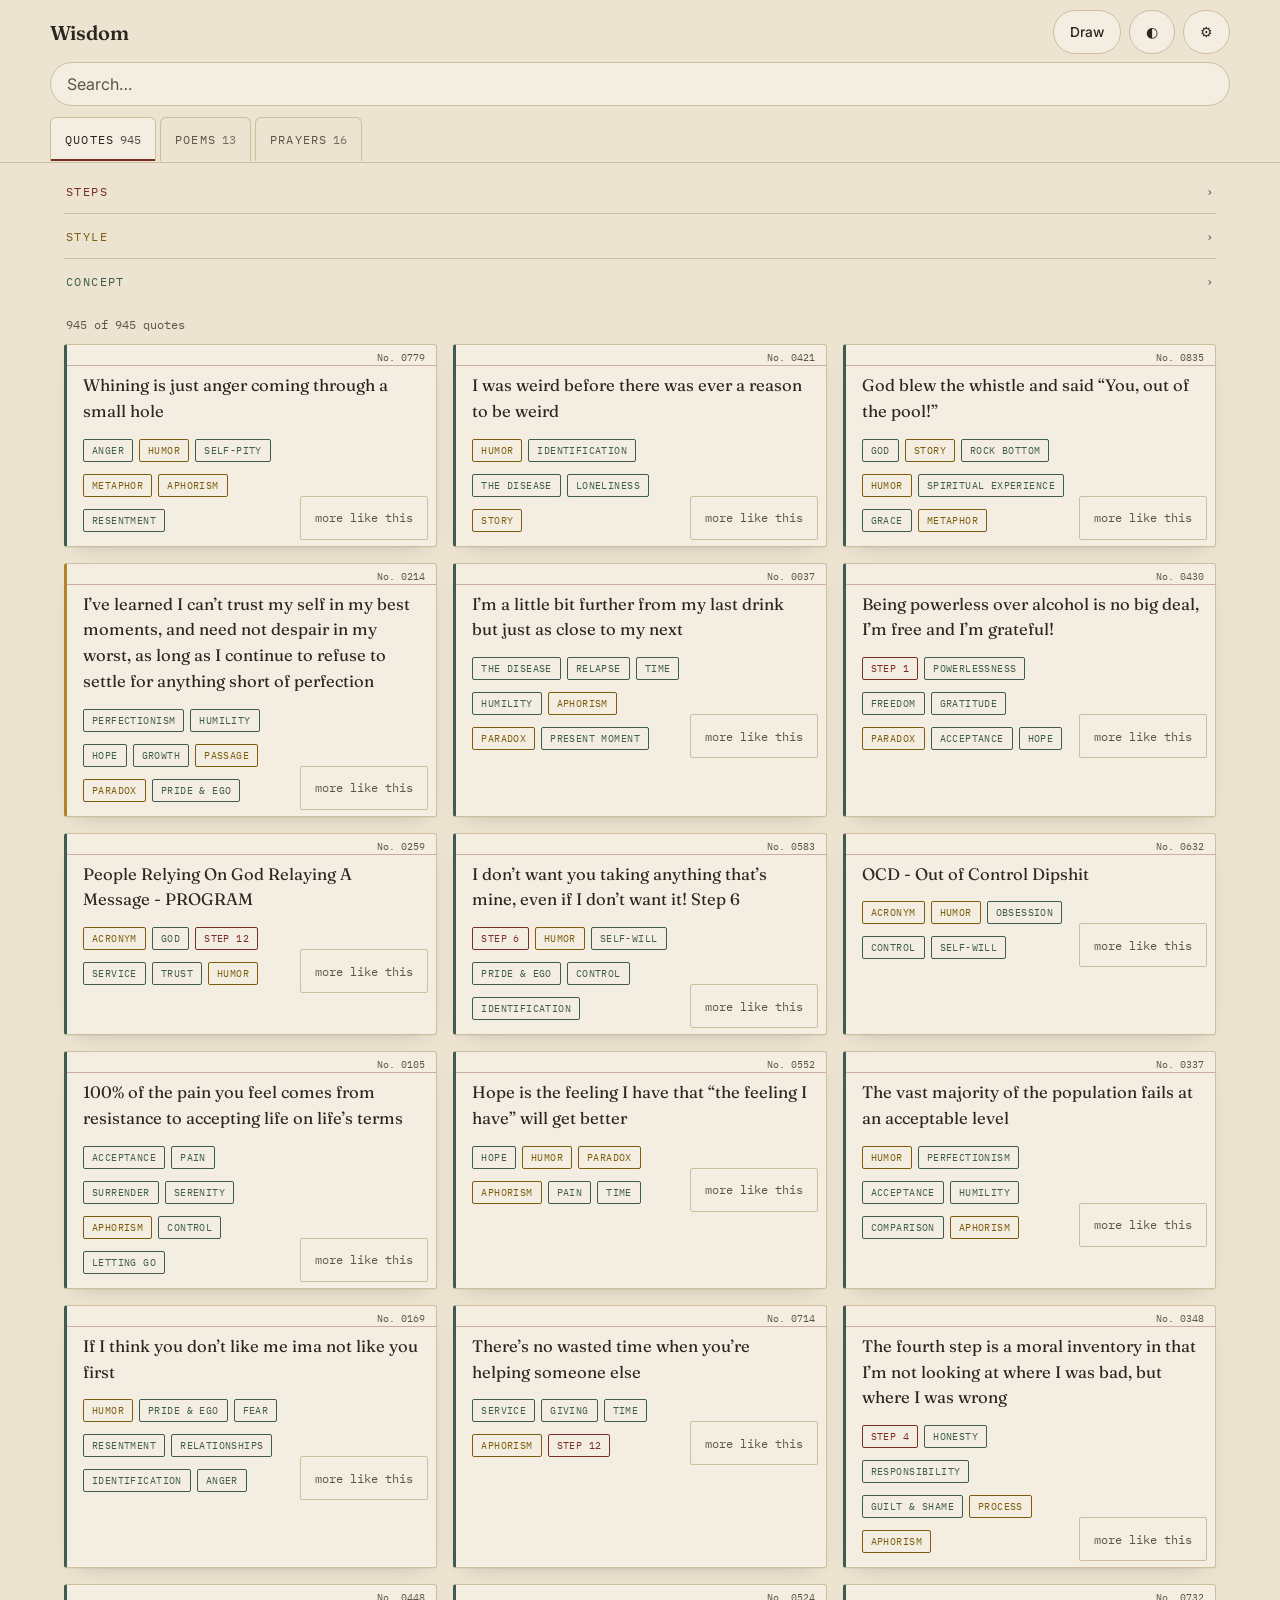
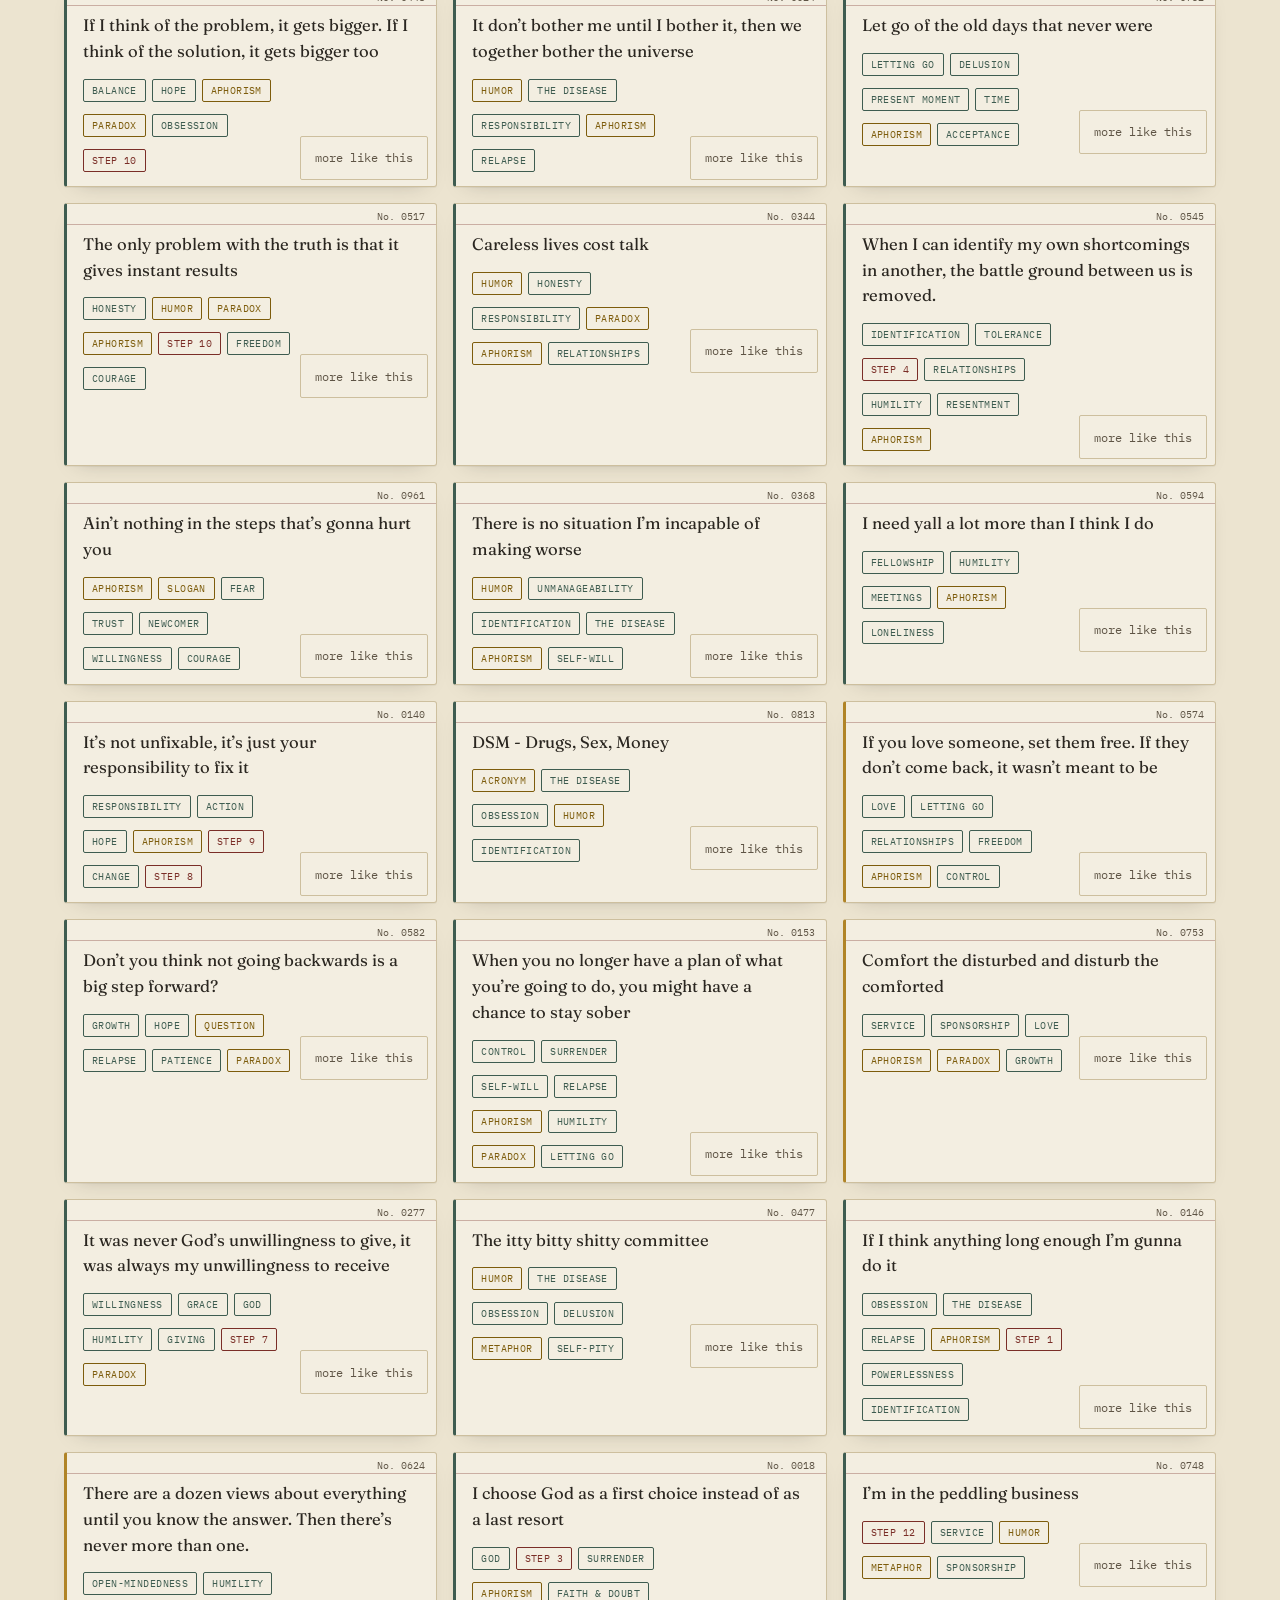
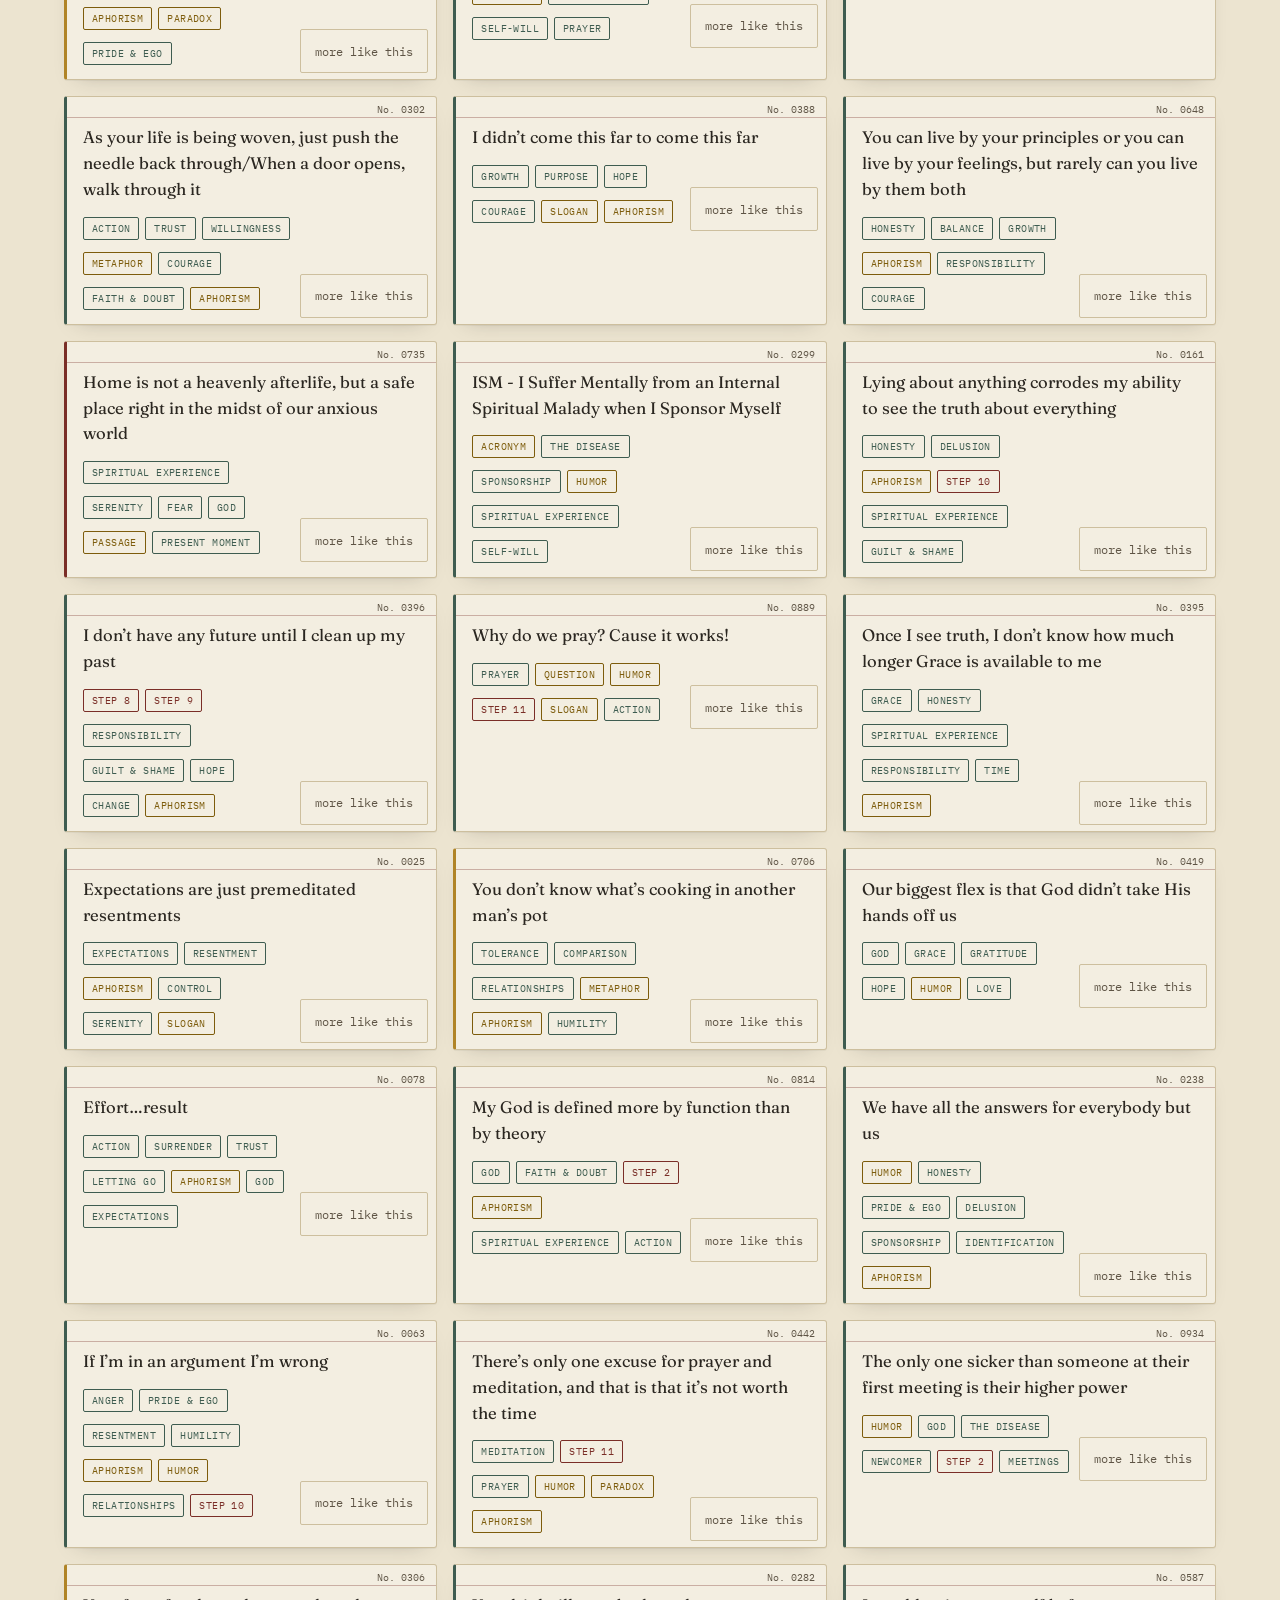
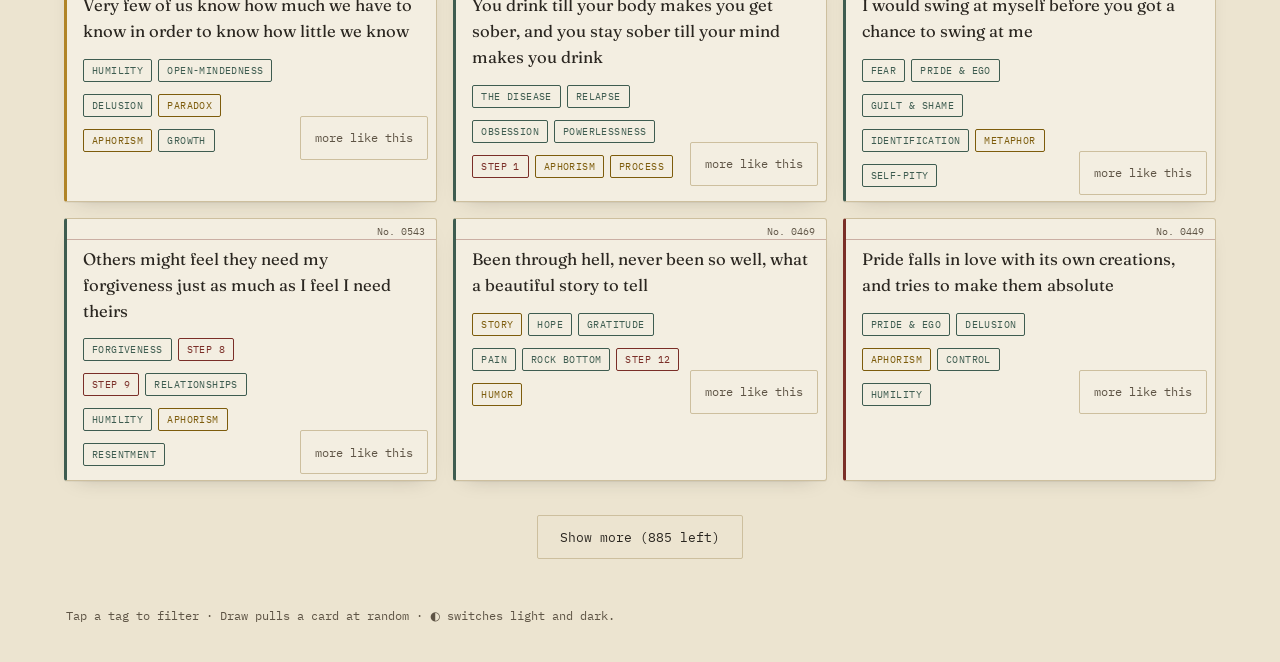
<file: index.html>
<!DOCTYPE html>
<html lang="en">
<head>
<meta charset="UTF-8">
<meta name="viewport" content="width=device-width, initial-scale=1.0, viewport-fit=cover">
<meta name="color-scheme" content="light dark">
<script>
/* apply the saved theme before first paint (no light flash in dark mode) */
try { var t = localStorage.getItem("wisdom_theme"); if (t === "light" || t === "dark") document.documentElement.setAttribute("data-theme", t); } catch (e) {}
try { var oc = JSON.parse(localStorage.getItem("wisdom_site_config_v1") || "null"); if (oc && oc.token && oc.verified === true) document.documentElement.setAttribute("data-owner", "1"); } catch (e) {}
</script>
<title>Wisdom — A Working Index</title>
<meta name="description" content="A personal card catalog of recovery quotes, poems and prayers.">
<link rel="manifest" href="manifest.webmanifest">
<link rel="icon" href="icons/icon-192.png" type="image/png">
<link rel="apple-touch-icon" href="icons/apple-touch-icon.png">
<meta name="apple-mobile-web-app-capable" content="yes">
<meta name="mobile-web-app-capable" content="yes">
<meta name="apple-mobile-web-app-title" content="Wisdom">
<link rel="preconnect" href="https://fonts.googleapis.com">
<link rel="preconnect" href="https://fonts.gstatic.com" crossorigin="">
<link href="https://fonts.googleapis.com/css2?family=Fraunces:ital,opsz,wght@0,9..144,400;0,9..144,500;0,9..144,600;1,9..144,500&amp;family=Inter:wght@400;500;600&amp;family=IBM+Plex+Mono:wght@400;500&amp;display=swap" rel="stylesheet">
<link rel="stylesheet" href="css/tokens.css?v=20261028a">
<link rel="stylesheet" href="css/layout.css?v=20261028a">
<link rel="stylesheet" href="css/components.css?v=20261028a">
</head>
<body>

<div class="topbar">
  <div class="topbar-row">
    <span class="stamp">Wisdom</span>
    <span class="spacer"></span>
    <button class="icon-btn" id="drawBtn">Draw</button>
    <button class="icon-btn" id="themeBtn" aria-label="Switch between light and dark">◐</button>
    <button class="icon-btn" id="settingsBtn" aria-label="Site settings">⚙</button>
  </div>
  <div class="search-row"><input id="search" type="search" placeholder="Search…" aria-label="Search the collection" autocomplete="off"></div>
  <div class="tabs" id="tabs" role="tablist"></div>
</div>

<div class="subbar owner-only">
  <button class="icon-btn primary" id="addBtn">+ Add card</button>
  <button class="icon-btn" id="tagBtn">Tag</button>
  <button class="icon-btn" id="tagManBtn">Tag manager</button>
</div>

<nav class="facets" id="facetNav"></nav>

<main>
  <div class="pending-note hidden" id="pendingNote"></div>
  <div class="results-meta" id="resultsMeta"></div>
  <div class="grid" id="grid"></div>
</main>

<footer><span class="owner-only">+ files a new card · edit changes text, category, tags or origin · Tag opens the tagging queue · Save publishes every change to the site · ⚙ holds the site connection.</span><span class="reader-only">Tap a tag to filter · Draw pulls a card at random · ◐ switches light and dark.</span></footer>

<!-- draw -->
<div class="draw-overlay hidden" id="drawOverlay" role="dialog" aria-modal="true" aria-label="Random card">
  <div class="draw-card">
    <span class="draw-label">drawn at random</span>
    <span class="id" id="drawId"></span>
    <div class="quote" id="drawQuote"></div>
    <div class="tags" id="drawTags"></div>
    <div class="draw-actions">
      <button id="drawBack" class="quiet" aria-label="Previous card">‹ Back</button>
      <button class="primary" id="drawAgain">Draw again</button>
      <button id="drawEdit" class="owner-only">Edit</button>
      <button id="drawClose">Put it back</button>
    </div>
  </div>
</div>

<!-- settings -->
<div class="modal hidden" id="settingsModal" role="dialog" aria-modal="true" aria-labelledby="settingsTitle">
  <div class="modal-card">
    <h2 id="settingsTitle">Settings</h2>
    <span class="field-label">Card order</span>
    <div id="cfgOrder"></div>
    <p class="modal-hint spaced">Random reshuffles every time you open the page. Search results stay ranked by relevance.</p>
    <h3 class="cfg-heading">Site connection</h3>
    <p class="modal-hint">Lets Save write straight back to your GitHub site. The token is stored only in this browser on this device — it never goes into the site files, so people you share the link with can read but never change anything.</p>
    <label class="cfg-label" for="cfgOwner">GitHub username</label>
    <input class="cfg-input" id="cfgOwner" autocomplete="off" autocapitalize="none" placeholder="GitHub username">
    <label class="cfg-label" for="cfgRepo">Repository name</label>
    <input class="cfg-input" id="cfgRepo" autocomplete="off" autocapitalize="none" placeholder="e.g. Wisdom">
    <label class="cfg-label" for="cfgToken">Personal access token</label>
    <input class="cfg-input" id="cfgToken" type="password" autocomplete="off" placeholder="github_pat_…">
    <p class="modal-hint spaced">Fine-grained token, scoped to ONLY this repository, permission Contents: read and write. If it leaks or expires, delete it on GitHub and paste a new one.</p>
    <div class="modal-actions">
      <button class="danger" id="cfgClear">Forget token</button>
      <div class="right">
        <button id="cfgCancel">Close</button>
        <button class="primary" id="cfgSave">Save settings</button>
      </div>
    </div>
  </div>
</div>

<!-- edit -->
<div class="modal hidden" id="editModal" role="dialog" aria-modal="true" aria-labelledby="modalTitle">
  <div class="modal-card">
    <h2 id="modalTitle">File a new card</h2>
    <p class="modal-hint">Changes stay on this device until you hit Save.</p>
    <textarea id="editQuoteText"></textarea>
    <span class="field-label">Category</span>
    <div id="editCategory"></div>
    <span class="field-label">Origin</span>
    <div id="editOrigin"></div>
    <div class="modal-facets" id="modalFacets"></div>
    <div class="modal-actions">
      <button class="danger" id="deleteCard" style="display:none">Remove card</button>
      <div class="right">
        <button id="cancelEdit">Cancel</button>
        <button class="primary" id="saveEdit">File this card</button>
      </div>
    </div>
  </div>
</div>

<!-- tag manager -->
<div class="modal hidden" id="tagManModal" role="dialog" aria-modal="true" aria-labelledby="tagManTitle">
  <div class="modal-card">
    <h2 id="tagManTitle">Tag manager</h2>
    <p class="modal-hint">Rename, regroup, merge or delete tags. Counts are across every tab.</p>
    <div id="tagManBody"></div>
    <div class="modal-actions"><div class="right"><button class="primary" id="tagManClose">Done</button></div></div>
  </div>
</div>

<!-- tagging queue -->
<div class="queue hidden" id="queue" role="dialog" aria-modal="true" aria-label="Tagging queue"></div>

<button class="save-fab owner-only hidden" id="saveBtn">Save</button>
<div class="save-status hidden" id="saveStatus" role="status" aria-live="polite"></div>

<!-- Loader. GitHub Pages' CDN caches files ~10 min, which served stale data right
     after a Save. So: fetch the stamp with a cache-busting request first, then load
     data + code in order with ?v=<stamp> (data) / ?v=<BUILD> (code) - a new Save means
     a new URL. On file:// or offline the fetch fails and the plain URLs are used. -->
<script>
(function () {
  var BUILD = "20261028a";
  var DATA = ["stamp", "tags", "cards"];
  var APP = ["config", "util", "search", "store", "github", "render", "modals", "tagger", "app"];
  /* appended together with async=false: downloads run in parallel, execution stays in order */
  function load(srcs) {
    srcs.forEach(function (src) {
      var s = document.createElement("script");
      s.src = src; s.async = false;
      s.onerror = function () {
        var m = document.getElementById("pendingNote");
        if (m) { m.className = "pending-note"; m.textContent = "Couldn't load " + src + " — check your connection and reload."; }
      };
      document.body.appendChild(s);
    });
  }
  function go(v) {
    load(DATA.map(function (f) { return "data/" + f + ".js" + v; })
      .concat(APP.map(function (f) { return "js/" + f + ".js?v=" + BUILD; })));
  }
  var done = false;
  function once(v) { if (!done) { done = true; go(v); } }
  try {
    fetch("data/stamp.js?t=" + Date.now(), { cache: "no-store" })
      .then(function (r) { return r.ok ? r.text() : ""; })
      .then(function (t) { var m = t.match(/\.stamp\s*=\s*"([^"]*)"/); once(m ? "?v=" + m[1] : ""); })
      .catch(function () { once(""); });
  } catch (e) { once(""); }
})();
</script>
</body>
</html>
</file>
<file: css/tokens.css>
/* ---------- Design tokens, reset, base ---------- */
:root {
  --paper: #F3EEE1;
  --paper-deep: #ECE4D0;
  --rule: #CDBF9E;
  --ink: #2A2620;
  --ink-soft: #5E5445;      /* 5.9:1 on paper-deep */
  --accent: #7A2E27;
  --accent-soft: #7A2E2714;
  --accent-line: #7A2E2755;
  --on-accent: #F3EEE1;      /* text on accent / group fills */
  --field-bg: #FFFFFF;       /* inputs, textarea */
  --overlay: rgba(42,38,32,0.45);
  --card-shadow: 0 1px 0 rgba(42,38,32,0.05), 0 8px 20px -14px rgba(42,38,32,0.35);

  /* origin colours - a quiet left edge on the card, must sit inside the palette */
  --origin-aa:        #3E5C50;   /* muted pine */
  --origin-religious: #7A2E27;   /* the house oxblood */
  --origin-misc:      #B08427;   /* aged brass */

  /* tag-group colours - same three-colour family as origin, applied to chips */
  --tag-steps:   #7A2E27;   /* oxblood - Steps 1-12 + Traditions */
  --tag-style:   #7D5C0C;   /* deep brass (text-safe, 5:1) - aphorism, humor, slogan… */
  --tag-concept: #3E5C50;   /* pine - love, humility, fear… */
}

/* ---------- Dark: lamp-lit card catalog ----------
   Same three-colour family, lifted so text clears 4.5:1 on the dark paper.
   Applied by OS preference (unless the toggle forced light) or forced via data-theme. */
:root[data-theme="dark"] {
  color-scheme: dark;
  --paper: #221E18;
  --paper-deep: #191611;
  --rule: #4D4434;
  --ink: #EDE5D3;
  --ink-soft: #B5A98F;
  --accent: #E0897D;
  --accent-soft: #E0897D1F;
  --accent-line: #E0897D66;
  --on-accent: #1E1A14;
  --field-bg: #2B261E;
  --overlay: rgba(0,0,0,0.6);
  --card-shadow: 0 1px 0 rgba(0,0,0,0.4), 0 8px 20px -14px rgba(0,0,0,0.8);
  --origin-aa: #86B8A1;
  --origin-religious: #E0897D;
  --origin-misc: #DDB65C;
  --tag-steps: #E0897D;
  --tag-style: #DDB65C;
  --tag-concept: #86B8A1;
}
@media (prefers-color-scheme: dark) {
  :root:not([data-theme="light"]) {
    color-scheme: dark;
    --paper: #221E18;
    --paper-deep: #191611;
    --rule: #4D4434;
    --ink: #EDE5D3;
    --ink-soft: #B5A98F;
    --accent: #E0897D;
    --accent-soft: #E0897D1F;
    --accent-line: #E0897D66;
    --on-accent: #1E1A14;
    --field-bg: #2B261E;
    --overlay: rgba(0,0,0,0.6);
    --card-shadow: 0 1px 0 rgba(0,0,0,0.4), 0 8px 20px -14px rgba(0,0,0,0.8);
    --origin-aa: #86B8A1;
    --origin-religious: #E0897D;
    --origin-misc: #DDB65C;
    --tag-steps: #E0897D;
    --tag-style: #DDB65C;
    --tag-concept: #86B8A1;
  }
}

* { box-sizing: border-box; -webkit-tap-highlight-color: transparent; }
html { -webkit-font-smoothing: antialiased; }
body {
  margin: 0;
  background: var(--paper-deep);
  color: var(--ink);
  font-family: 'Inter', sans-serif;
  min-height: 100vh;
}

@media (prefers-reduced-motion: reduce) { * { transition: none !important; } }

/* keyboard focus: one consistent ring */
:focus-visible { outline: 2px solid var(--accent); outline-offset: 2px; }
.hidden { display: none !important; }
html:not([data-owner]) .owner-only { display: none !important; }
</file>
<file: css/layout.css>
/* ---------- Sticky top bar ---------- */
.topbar {
  position: sticky;
  top: 0;
  z-index: 40;
  background: var(--paper-deep);
  border-bottom: 1px solid var(--rule);
  padding: calc(10px + env(safe-area-inset-top)) 14px 0;
}
.topbar-row {
  display: flex;
  align-items: center;
  gap: 8px;
  max-width: 1180px;
  margin: 0 auto;
  padding-bottom: 8px;
}
.topbar-row .spacer { flex: 1; }
.search-row { max-width: 1180px; margin: 0 auto; padding-bottom: 10px; }
.stamp {
  font-family: 'Fraunces', serif;
  font-weight: 600;
  font-size: 1.25rem;
  white-space: nowrap;
}
#search {
  display: block;
  width: 100%;
  min-height: 44px;
  font-family: 'Inter', sans-serif;
  font-size: 16px; /* prevents iOS zoom-on-focus */
  padding: 10px 16px;
  border: 1px solid var(--rule);
  background: var(--paper);
  border-radius: 999px;
  color: var(--ink);
  outline: none;
}
#search::placeholder { color: var(--ink-soft); }
#search:focus { border-color: var(--accent); box-shadow: 0 0 0 3px var(--accent-soft); }
.icon-btn {
  flex: none;
  min-width: 44px;
  min-height: 44px;
  font-family: 'Inter', sans-serif;
  font-size: 0.86rem;
  font-weight: 500;
  padding: 0 16px;
  border-radius: 999px;
  border: 1px solid var(--rule);
  background: var(--paper);
  color: var(--ink);
  cursor: pointer;
  white-space: nowrap;
}
.icon-btn.primary { background: var(--accent); border-color: var(--accent); color: var(--on-accent); }

/* owner tools row (hidden unless a token is connected) */
.subbar {
  max-width: 1180px;
  margin: 0 auto;
  padding: 10px 14px 0;
  display: flex;
  flex-wrap: wrap;
  gap: 8px;
}
/* floating Save - only while there is something to publish */
.save-fab {
  position: fixed;
  right: calc(14px + env(safe-area-inset-right));
  bottom: calc(18px + env(safe-area-inset-bottom));
  z-index: 45;
  min-height: 48px;
  padding: 0 22px;
  border-radius: 999px;
  border: none;
  background: var(--accent);
  color: var(--on-accent);
  font-family: 'Inter', sans-serif;
  font-size: 0.95rem;
  font-weight: 600;
  box-shadow: 0 10px 24px -8px rgba(0,0,0,0.5);
  cursor: pointer;
}

/* ---------- Category tabs ---------- */
.tabs {
  display: flex;
  gap: 4px;
  max-width: 1180px;
  margin: 0 auto;
  padding: 0 0 2px;
  overflow-x: auto;
  scrollbar-width: none;
}
.tab {
  appearance: none;
  border: 1px solid var(--rule);
  border-bottom: none;
  background: var(--paper-deep);
  color: var(--ink-soft);
  font-family: 'IBM Plex Mono', monospace;
  font-size: 0.74rem;
  letter-spacing: 0.1em;
  text-transform: uppercase;
  min-height: 44px;
  padding: 0 14px;
  border-radius: 6px 6px 0 0;
  cursor: pointer;
  position: relative;
  top: 1px;
}
.tab .n { opacity: 0.8; margin-left: 6px; letter-spacing: 0; }
.tab[aria-selected="true"] {
  background: var(--paper);
  color: var(--ink);
  border-color: var(--rule);
  box-shadow: 0 -2px 0 var(--accent) inset;
}

/* ---------- Facet accordions ---------- */
.facets {
  max-width: 1180px;
  margin: 0 auto;
  padding: 6px 14px 0;
}
details.facet-group { border-bottom: 1px solid var(--rule); }
details.facet-group:last-of-type { border-bottom: none; }
details.facet-group summary {
  list-style: none;
  cursor: pointer;
  display: flex;
  align-items: center;
  justify-content: space-between;
  min-height: 44px;
  padding: 6px 2px;
  font-family: 'IBM Plex Mono', monospace;
  font-size: 0.72rem;
  text-transform: uppercase;
  letter-spacing: 0.12em;
  color: var(--ink-soft);
  -webkit-user-select: none;
  user-select: none;
}
details.facet-group summary::-webkit-details-marker { display: none; }
details.facet-group summary .arrow { transition: transform 0.15s ease; }
details.facet-group[open] summary .arrow { transform: rotate(90deg); }
details.facet-group summary .active-hint {
  color: var(--accent);
  text-transform: none;
  letter-spacing: 0;
  margin-left: auto;
  margin-right: 10px;
  max-width: 55%;
  overflow: hidden;
  text-overflow: ellipsis;
  white-space: nowrap;
}
details.facet-group[data-group="Steps"] summary > span:first-child   { color: var(--tag-steps); }
details.facet-group[data-group="Style"] summary > span:first-child   { color: var(--tag-style); }
details.facet-group[data-group="Concept"] summary > span:first-child { color: var(--tag-concept); }

/* ---------- Results region ---------- */
main {
  max-width: 1180px;
  margin: 0 auto;
  padding: 12px 14px calc(40px + env(safe-area-inset-bottom));
}
.results-meta {
  font-family: 'IBM Plex Mono', monospace;
  font-size: 0.74rem;
  color: var(--ink-soft);
  margin: 2px 2px 12px;
  display: flex;
  justify-content: space-between;
  align-items: center;
  gap: 10px;
  flex-wrap: wrap;
}
.results-meta button.ghost {
  font-family: 'Inter', sans-serif;
  font-size: 0.78rem;
  background: none;
  border: none;
  color: var(--accent);
  text-decoration: underline;
  text-underline-offset: 3px;
  min-height: 44px;
  padding: 0 10px;
  cursor: pointer;
}
.grid {
  display: grid;
  grid-template-columns: 1fr;
  gap: 12px;
}
@media (min-width: 640px)  { .grid { grid-template-columns: repeat(2, 1fr); gap: 14px; } }
@media (min-width: 1000px) { .grid { grid-template-columns: repeat(3, 1fr); gap: 16px; } }

/* poems and prayers read as columns of longer text, not a dense grid */
.grid.reading { grid-template-columns: 1fr; max-width: 760px; margin-inline: auto; }
@media (min-width: 900px) { .grid.reading { grid-template-columns: repeat(2, 1fr); max-width: none; } }

footer {
  max-width: 1180px;
  margin: 0 auto;
  padding: 0 16px calc(36px + env(safe-area-inset-bottom));
  color: var(--ink-soft);
  font-size: 0.74rem;
  font-family: 'IBM Plex Mono', monospace;
  line-height: 1.6;
}

/* "match all / any" toggle for multi-tag filters */
.match-mode { display: inline-flex; align-items: center; gap: 8px; }

html[data-owner] .reader-only { display: none; }
.modal-hint.spaced { margin-top: 10px; }
</file>
<file: css/components.css>
/* ---------- Filter chips ---------- */
.chip-row { display: flex; flex-wrap: wrap; gap: 8px; padding: 2px 2px 14px; }
.chip {
  font-family: 'IBM Plex Mono', monospace;
  font-size: 0.74rem;
  min-height: 44px;
  padding: 0 14px;
  border-radius: 999px;
  border: 1px solid var(--rule);
  background: var(--paper);
  color: var(--ink-soft);
  cursor: pointer;
  white-space: nowrap;
}
.chip.active { background: var(--accent); border-color: var(--accent); color: var(--on-accent); }
.chip .n { opacity: 0.6; margin-left: 4px; }

/* tag-group colours: Steps / Style / Concept, set via data-group on the chip */
.chip[data-group="Steps"]   { border-color: var(--tag-steps);   color: var(--tag-steps); }
.chip[data-group="Style"]   { border-color: var(--tag-style);   color: var(--tag-style); }
.chip[data-group="Concept"] { border-color: var(--tag-concept); color: var(--tag-concept); }
.chip[data-group="Steps"].active   { background: var(--tag-steps);   border-color: var(--tag-steps);   color: var(--on-accent); }
.chip[data-group="Style"].active   { background: var(--tag-style);   border-color: var(--tag-style);   color: var(--on-accent); }
.chip[data-group="Concept"].active { background: var(--tag-concept); border-color: var(--tag-concept); color: var(--on-accent); }

/* ---------- Card ---------- */
.card {
  position: relative;
  background: var(--paper);
  border: 1px solid var(--rule);
  border-radius: 3px;
  padding: 28px 16px 14px;
  box-shadow: var(--card-shadow);
}
.card::before {
  content: "";
  position: absolute;
  top: 20px; left: 0; right: 0;
  height: 1px;
  background: var(--accent-line);
}
/* origin colour: a solid left edge, overrides the hairline rule reach */
.card[data-origin] { border-left-width: 3px; }
.card[data-origin="aa"]        { border-left-color: var(--origin-aa); }
.card[data-origin="religious"] { border-left-color: var(--origin-religious); }
.card[data-origin="misc"]      { border-left-color: var(--origin-misc); }

.card .id {
  position: absolute;
  top: 6px; right: 11px;
  font-family: 'IBM Plex Mono', monospace;
  font-size: 0.64rem;
  color: var(--ink-soft);
}
.card .draft-badge {
  position: absolute;
  top: 6px; left: 11px;
  font-family: 'IBM Plex Mono', monospace;
  font-size: 0.6rem;
  text-transform: uppercase;
  letter-spacing: 0.08em;
  color: var(--accent);
}
.card .draft-badge::before { content: "\25CF"; margin-right: 4px; font-size: 0.55rem; }
.card .quote {
  font-family: 'Fraunces', serif;
  font-size: 1.04rem;
  line-height: 1.55;
  white-space: pre-line;
}
/* poems + prayers: keep every line break, give the text room */
.card.reading { padding-top: 30px; }
.card.reading .quote { white-space: pre-wrap; font-size: 1.02rem; line-height: 1.7; }
.card.reading.prayer .quote { text-align: center; }

.card .card-foot {
  margin-top: 14px;
  display: flex;
  align-items: flex-end;
  justify-content: space-between;
  gap: 8px;
}
.card .tags { display: flex; flex-wrap: wrap; gap: 12px 6px; }
.card .tag-chip {
  font-family: 'IBM Plex Mono', monospace;
  font-size: 0.64rem;
  text-transform: uppercase;
  letter-spacing: 0.04em;
  border: 1px solid var(--accent-line);
  color: var(--accent);
  padding: 4px 8px;
  border-radius: 2px;
  background: transparent;
  cursor: pointer;
  position: relative;
}
.card .tag-chip::after,
.draw-card .tag-chip::after { content: ""; position: absolute; inset: -9px -3px; }
.card .tag-chip.untagged { border-style: dashed; color: var(--ink-soft); }
.tag-chip[data-group="Steps"]   { border-color: var(--tag-steps);   color: var(--tag-steps); }
.tag-chip[data-group="Style"]   { border-color: var(--tag-style);   color: var(--tag-style); }
.tag-chip[data-group="Concept"] { border-color: var(--tag-concept); color: var(--tag-concept); }
.card .edit-btn,
.card .like-btn {
  flex: none;
  align-self: flex-end;
  margin: -6px -8px -8px 0;
  font-family: 'IBM Plex Mono', monospace;
  font-size: 0.72rem;
  min-height: 44px;
  min-width: 44px;
  padding: 0 14px;
  border: 1px solid var(--rule);
  background: transparent;
  color: var(--ink-soft);
  border-radius: 2px;
  cursor: pointer;
}
.empty-state {
  text-align: center;
  padding: 50px 16px;
  color: var(--ink-soft);
  font-family: 'Fraunces', serif;
  font-style: italic;
  font-size: 1.05rem;
}

/* ---------- Pending-changes note ---------- */
.pending-note {
  margin: 0 2px 12px;
  font-family: 'IBM Plex Mono', monospace;
  font-size: 0.72rem;
  color: var(--accent);
  background: var(--accent-soft);
  border: 1px dashed var(--accent-line);
  padding: 8px 11px;
  border-radius: 3px;
}
.pending-note.hidden { display: none; }
.pending-note button {
  font-family: 'Inter', sans-serif;
  font-size: 0.72rem;
  margin-left: 8px;
  padding: 3px 9px;
  border: 1px solid var(--accent-line);
  background: var(--paper);
  color: var(--accent);
  border-radius: 3px;
  cursor: pointer;
}

/* ---------- Modal ---------- */
.modal {
  position: fixed;
  inset: 0;
  background: var(--overlay);
  display: flex;
  align-items: flex-end;
  justify-content: center;
  z-index: 65;   /* above the draw overlay so a drawn card can be edited in place */
}
@media (min-width: 640px) { .modal { align-items: flex-start; padding: 40px 20px; overflow-y: auto; } }
.modal.hidden { display: none; }
.modal-card {
  background: var(--paper);
  width: 100%;
  max-width: 620px;
  border-radius: 14px 14px 0 0;
  padding: 20px 18px calc(18px + env(safe-area-inset-bottom));
  max-height: 88vh;
  overflow-y: auto;
  box-shadow: 0 -10px 40px -12px rgba(0,0,0,0.4);
}
@media (min-width: 640px) { .modal-card { border-radius: 6px; padding: 26px; } }
.modal-card h2 { font-family: 'Fraunces', serif; font-weight: 600; font-size: 1.3rem; margin: 0 0 4px; }
.modal-card .modal-hint { color: var(--ink-soft); font-size: 0.82rem; margin: 0 0 14px; }
#editQuoteText {
  width: 100%;
  min-height: 96px;
  font-family: 'Fraunces', serif;
  font-size: 16px;
  line-height: 1.5;
  padding: 12px;
  border: 1px solid var(--rule);
  border-radius: 4px;
  background: var(--field-bg);
  color: var(--ink);
  resize: vertical;
}
#editQuoteText:focus { outline: none; border-color: var(--accent); box-shadow: 0 0 0 3px var(--accent-soft); }

.field-row { display: flex; flex-wrap: wrap; gap: 8px; margin-top: 14px; align-items: center; }
.seg {
  display: inline-flex; border: 1px solid var(--rule); border-radius: 999px; overflow: hidden;
}
.seg button {
  appearance: none; border: none; background: var(--paper); color: var(--ink-soft);
  font-family: 'IBM Plex Mono', monospace; font-size: 0.76rem; min-height: 44px; padding: 0 16px; cursor: pointer;
}
.seg button[aria-pressed="true"] { background: var(--accent); color: var(--on-accent); }

.modal-facets { margin-top: 14px; max-height: 34vh; overflow-y: auto; }
.modal-facets .facet-label,
.field-label {
  display: block;
  font-family: 'IBM Plex Mono', monospace;
  font-size: 0.66rem;
  text-transform: uppercase;
  letter-spacing: 0.12em;
  color: var(--ink-soft);
  margin: 12px 0 7px;
}
.field-label[data-group="Steps"]   { color: var(--tag-steps); }
.field-label[data-group="Style"]   { color: var(--tag-style); }
.field-label[data-group="Concept"] { color: var(--tag-concept); }
.modal-actions {
  margin-top: 18px;
  display: flex;
  justify-content: space-between;
  align-items: center;
  gap: 10px;
  flex-wrap: wrap;
}
.modal-actions .right { display: flex; gap: 8px; margin-left: auto; }
.modal-actions button {
  font-family: 'Inter', sans-serif;
  font-size: 0.85rem;
  font-weight: 500;
  min-height: 44px;
  padding: 0 18px;
  border-radius: 4px;
  border: 1px solid var(--rule);
  background: var(--paper);
  color: var(--ink);
  cursor: pointer;
}
.modal-actions button.primary { background: var(--accent); border-color: var(--accent); color: var(--on-accent); }
.modal-actions button.danger { border-color: var(--accent-line); color: var(--accent); background: transparent; }
.modal-actions button.danger.confirming { background: var(--accent); color: var(--on-accent); border-color: var(--accent); }

.cfg-label {
  display: block;
  font-family: 'IBM Plex Mono', monospace;
  font-size: 0.66rem;
  text-transform: uppercase;
  letter-spacing: 0.1em;
  color: var(--ink-soft);
  margin: 12px 0 5px;
}
.cfg-input {
  width: 100%;
  font-family: 'IBM Plex Mono', monospace;
  font-size: 16px;
  padding: 10px 12px;
  border: 1px solid var(--rule);
  border-radius: 4px;
  background: var(--field-bg);
  color: var(--ink);
}
.cfg-input:focus { outline: none; border-color: var(--accent); box-shadow: 0 0 0 3px var(--accent-soft); }

/* ---------- Save status toast ---------- */
.save-status {
  position: fixed;
  left: 50%;
  bottom: calc(20px + env(safe-area-inset-bottom));
  transform: translateX(-50%);
  background: var(--ink);
  color: var(--paper);
  font-family: 'IBM Plex Mono', monospace;
  font-size: 0.76rem;
  padding: 10px 16px;
  border-radius: 999px;
  z-index: 80;
  max-width: 90vw;
  text-align: center;
}
.save-status.hidden { display: none; }

/* ---------- Draw overlay ---------- */
.draw-overlay {
  position: fixed;
  inset: 0;
  background: var(--overlay);
  display: flex;
  align-items: center;
  justify-content: center;
  padding: 18px;
  z-index: 60;
}
.draw-overlay.hidden { display: none; }
.draw-card {
  position: relative;
  background: var(--paper);
  border: 1px solid var(--rule);
  border-radius: 4px;
  max-width: 560px;
  width: 100%;
  padding: 44px 22px 22px;
  box-shadow: 0 24px 70px -24px rgba(0,0,0,0.55);
  text-align: center;
  max-height: 86vh;
  overflow-y: auto;
}
.draw-card::before {
  content: "";
  position: absolute;
  top: 28px; left: 0; right: 0;
  height: 1px;
  background: var(--accent-line);
}
.draw-card .id {
  position: absolute; top: 9px; right: 13px;
  font-family: 'IBM Plex Mono', monospace;
  font-size: 0.66rem; color: var(--ink-soft);
}
.draw-card .draw-label {
  position: absolute; top: 9px; left: 13px;
  font-family: 'IBM Plex Mono', monospace;
  font-size: 0.62rem; text-transform: uppercase;
  letter-spacing: 0.1em; color: var(--accent);
}
.draw-card .quote {
  font-family: 'Fraunces', serif;
  font-size: clamp(1.12rem, 4.5vw, 1.4rem);
  line-height: 1.6;
  white-space: pre-wrap;
  margin: 6px 0 18px;
}
.draw-card .tags {
  display: flex; flex-wrap: wrap; justify-content: center;
  gap: 12px 6px; margin-bottom: 20px;
}
.draw-card .tag-chip {
  font-family: 'IBM Plex Mono', monospace;
  font-size: 0.64rem; text-transform: uppercase; letter-spacing: 0.04em;
  border: 1px solid var(--accent-line); color: var(--accent);
  padding: 4px 8px; border-radius: 2px; background: transparent; cursor: pointer; position: relative;
}
.draw-actions { display: flex; justify-content: center; gap: 10px; flex-wrap: wrap; }
.draw-actions button {
  font-family: 'Inter', sans-serif; font-size: 0.86rem; font-weight: 500;
  min-height: 44px; padding: 0 20px; border-radius: 4px;
  border: 1px solid var(--rule); background: var(--paper); color: var(--ink); cursor: pointer;
}
.draw-actions button.primary { background: var(--accent); border-color: var(--accent); color: var(--on-accent); }

/* ---------- Tagging queue (full-screen) ---------- */
.queue {
  position: fixed;
  inset: 0;
  z-index: 70;
  background: var(--paper-deep);
  display: flex;
  flex-direction: column;
  padding: calc(12px + env(safe-area-inset-top)) 14px calc(14px + env(safe-area-inset-bottom));
}
.queue.hidden { display: none; }
.queue-bar {
  display: flex; align-items: center; gap: 10px;
  font-family: 'IBM Plex Mono', monospace; font-size: 0.72rem; color: var(--ink-soft);
  max-width: 760px; margin: 0 auto 12px; width: 100%;
}
.queue-bar .spacer { flex: 1; }
.queue-bar button, .queue-order {
  font-family: 'IBM Plex Mono', monospace; font-size: 0.7rem;
  border: 1px solid var(--rule); background: var(--paper); color: var(--ink);
  min-height: 44px; padding: 0 14px; border-radius: 4px; cursor: pointer;
}
.queue-card {
  background: var(--paper); border: 1px solid var(--rule); border-radius: 4px;
  padding: 26px 20px; max-width: 760px; width: 100%; margin: 0 auto;
  box-shadow: var(--card-shadow); overflow-y: auto;
}
.queue-card .quote {
  font-family: 'Fraunces', serif; font-size: 1.2rem; line-height: 1.6;
  white-space: pre-wrap; margin-bottom: 8px;
}
.queue-scroll { flex: 1; overflow-y: auto; max-width: 760px; width: 100%; margin: 0 auto; }
.queue-palette { max-width: 760px; width: 100%; margin: 12px auto 0; }
.queue-palette input {
  width: 100%; font-size: 16px; font-family: 'Inter', sans-serif;
  padding: 10px 12px; border: 1px solid var(--rule); border-radius: 6px;
  background: var(--paper); color: var(--ink);
}
.queue-palette input:focus { outline: none; border-color: var(--accent); box-shadow: 0 0 0 3px var(--accent-soft); }
.queue-nav {
  display: flex; gap: 8px; max-width: 760px; width: 100%; margin: 12px auto 0;
}
.queue-nav button {
  flex: 1; font-family: 'Inter', sans-serif; font-size: 0.9rem; font-weight: 500;
  min-height: 48px; padding: 0 13px; border-radius: 6px; border: 1px solid var(--rule);
  background: var(--paper); color: var(--ink); cursor: pointer;
}
.queue-nav button.primary { background: var(--accent); border-color: var(--accent); color: var(--on-accent); }

/* ---------- Tag manager ---------- */
.tagman-row {
  display: flex; align-items: center; gap: 8px;
  flex-wrap: wrap; padding: 8px 4px 8px 8px; border-bottom: 1px solid var(--rule);
}
.tagman-row .slug { font-family: 'IBM Plex Mono', monospace; font-size: 0.8rem; flex: 1 1 140px; }
.tagman-row .count { font-family: 'IBM Plex Mono', monospace; font-size: 0.72rem; color: var(--ink-soft); }
.tagman-row[data-group="Steps"]   { border-left: 3px solid var(--tag-steps); }
.tagman-row[data-group="Style"]   { border-left: 3px solid var(--tag-style); }
.tagman-row[data-group="Concept"] { border-left: 3px solid var(--tag-concept); }
.tagman-row[data-group="Steps"]   .slug { color: var(--tag-steps); }
.tagman-row[data-group="Style"]   .slug { color: var(--tag-style); }
.tagman-row[data-group="Concept"] .slug { color: var(--tag-concept); }
.tagman-row select, .tagman-row button {
  font-family: 'IBM Plex Mono', monospace; font-size: 0.7rem;
  border: 1px solid var(--rule); background: var(--paper); color: var(--ink);
  min-height: 44px; padding: 0 12px; border-radius: 4px; cursor: pointer;
}

.tagman-row.merging { background: var(--accent-soft); }
.tagman-row select { max-width: 100%; }
.tagman-row .mergeto { font-family: 'IBM Plex Mono', monospace; font-size: 0.72rem; color: var(--ink-soft); flex: 1 1 100%; }
.tagman-row button.go { background: var(--accent); border-color: var(--accent); color: var(--on-accent); }

/* ---------- Draw: back / forward / edit row ---------- */
.draw-actions .quiet { color: var(--ink-soft); }
.draw-actions button[disabled] { opacity: 0.4; cursor: default; }

/* ---------- Tag picker (edit modal + tagging queue) ---------- */
.picker-sel { display: flex; flex-wrap: wrap; gap: 8px; min-height: 8px; padding: 0 2px 10px; }
.picker-search {
  width: 100%; min-height: 44px; font-size: 16px; font-family: 'Inter', sans-serif;
  padding: 10px 14px; border: 1px solid var(--rule); border-radius: 999px;
  background: var(--field-bg); color: var(--ink);
}
.picker-search:focus { outline: none; border-color: var(--accent); box-shadow: 0 0 0 3px var(--accent-soft); }
.picker-hits { padding-top: 10px; }
.chip.create { border-style: dashed; color: var(--accent); border-color: var(--accent); }
details.picker-all { margin-top: 4px; }
details.picker-all > summary {
  min-height: 44px; display: flex; align-items: center; cursor: pointer; list-style: none;
  font-family: 'IBM Plex Mono', monospace; font-size: 0.72rem; text-transform: uppercase;
  letter-spacing: 0.1em; color: var(--ink-soft);
}
details.picker-all > summary::-webkit-details-marker { display: none; }
details.picker-all > summary::before { content: "›"; display: inline-block; margin-right: 8px; transition: transform .15s; }
details.picker-all[open] > summary::before { transform: rotate(90deg); }
.chip .x { margin-left: 6px; opacity: 0.8; }

.show-more {
  display: block;
  grid-column: 1 / -1;
  margin: 18px auto 8px;
  min-height: 44px;
  padding: 0 22px;
  font-family: 'IBM Plex Mono', monospace;
  font-size: 0.8rem;
  border: 1px solid var(--rule);
  background: transparent;
  color: var(--ink);
  border-radius: 2px;
  cursor: pointer;
}

/* tagging queue: 1-9 keyboard hints on the recent tags */
.queue .chip[data-key]::before {
  content: attr(data-key);
  margin-right: 6px;
  padding: 0 4px;
  font-family: 'IBM Plex Mono', monospace;
  font-size: 0.7rem;
  border: 1px solid currentColor;
  border-radius: 2px;
  opacity: 0.75;
}
.cfg-heading {
  margin: 20px 0 6px;
  font-family: 'Fraunces', serif;
  font-size: 1.05rem;
  font-weight: 500;
}
</file>
